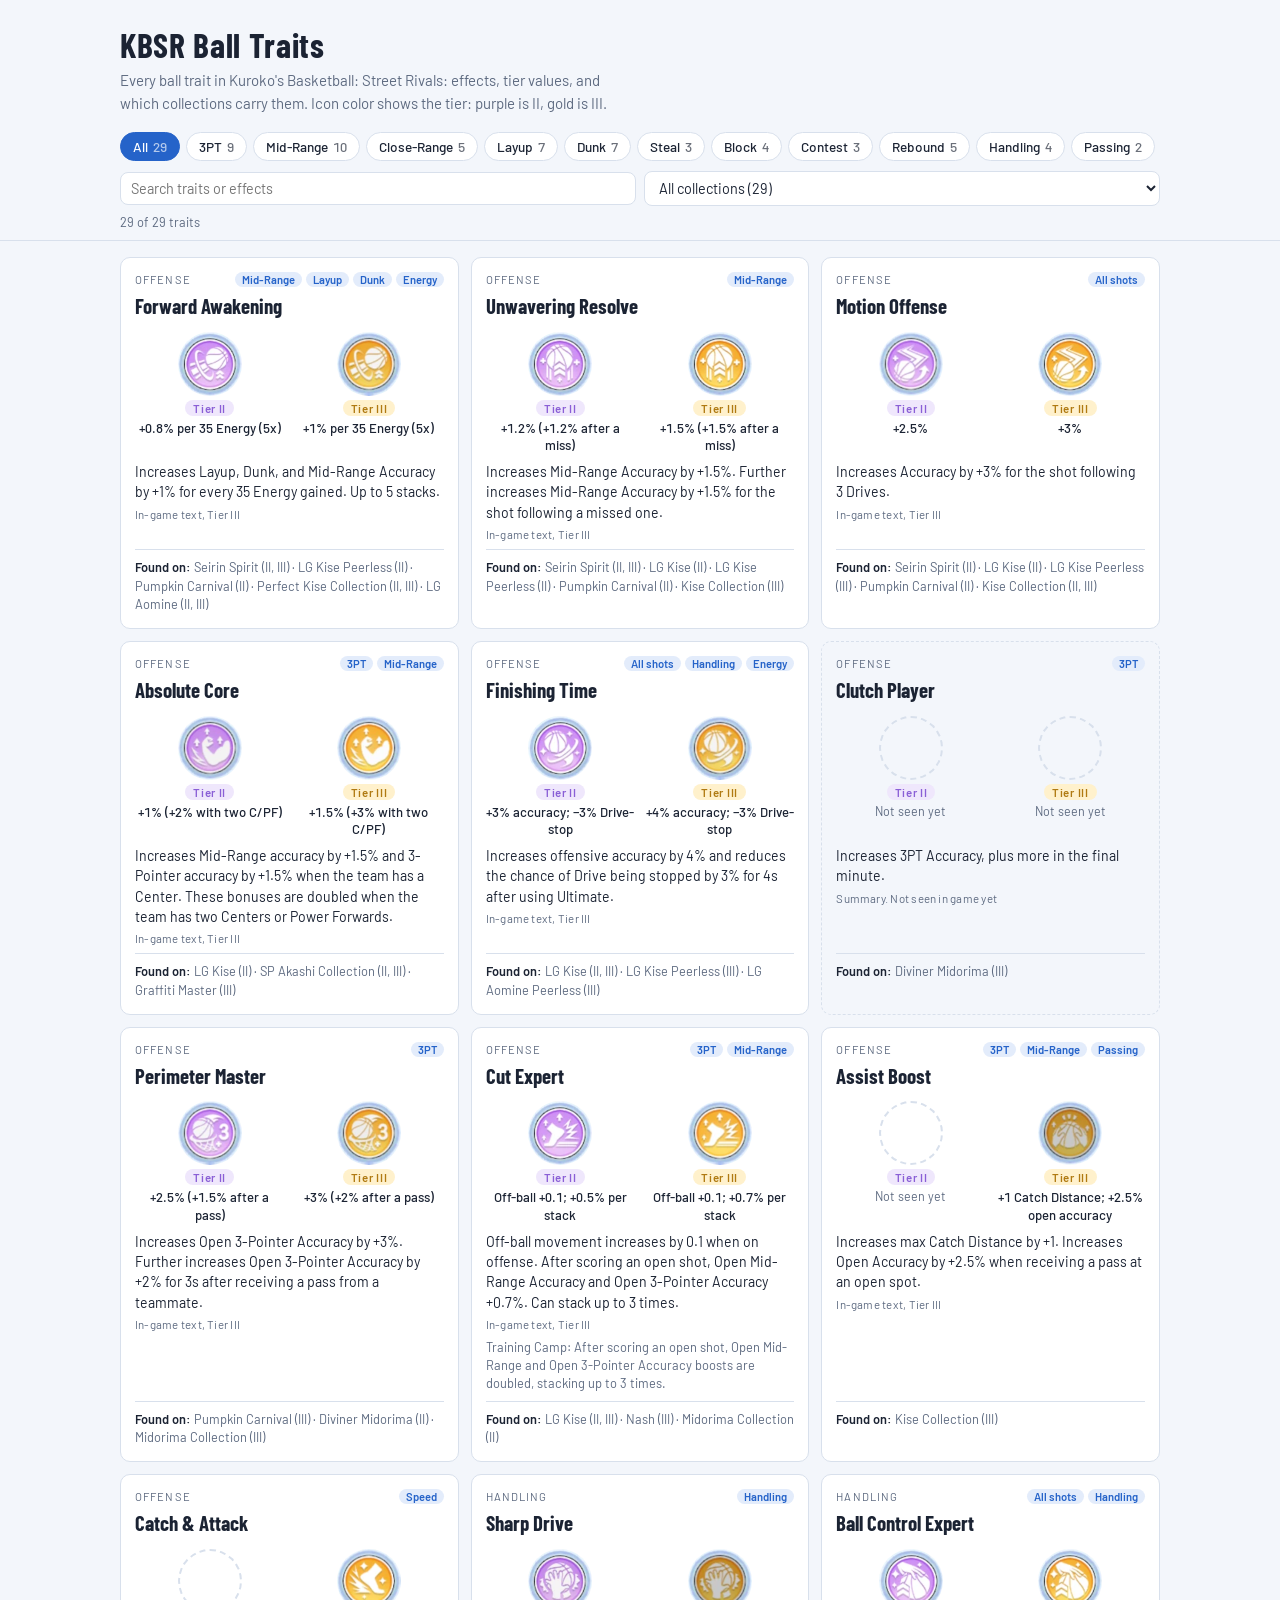
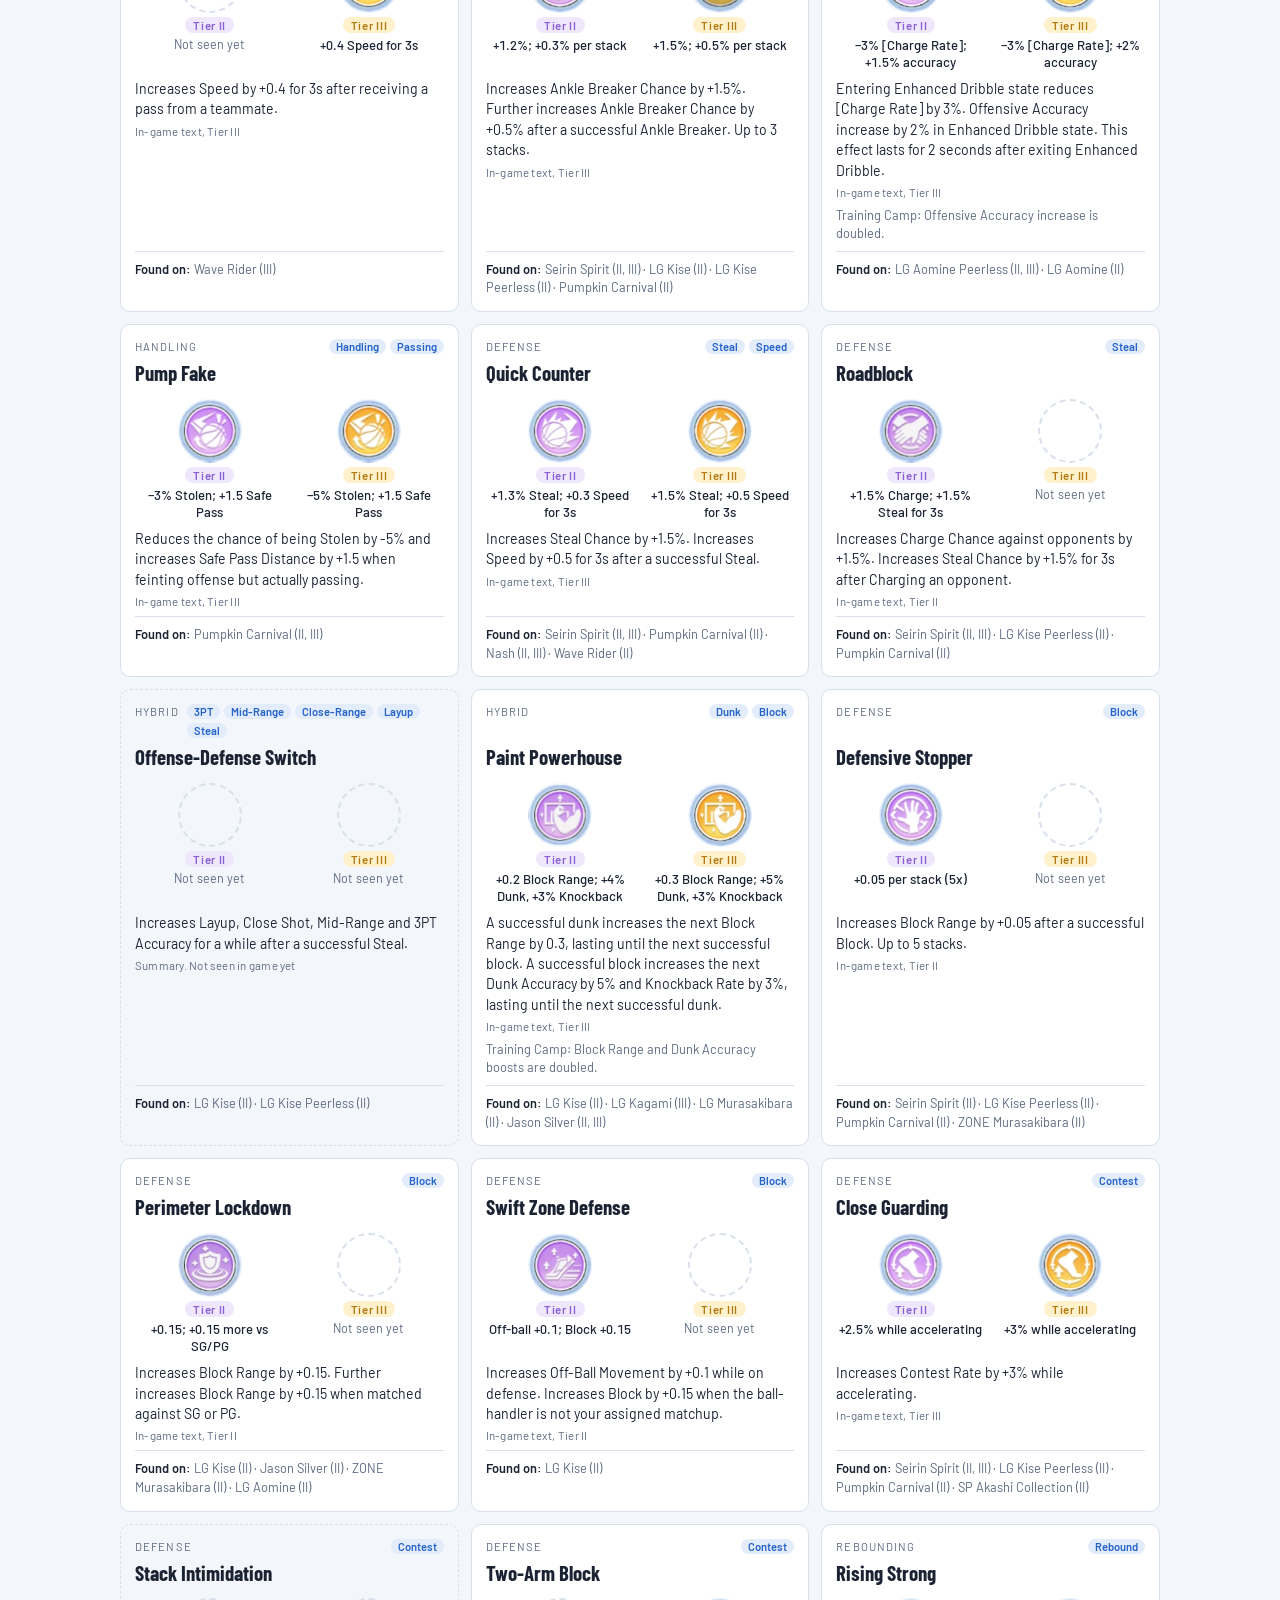
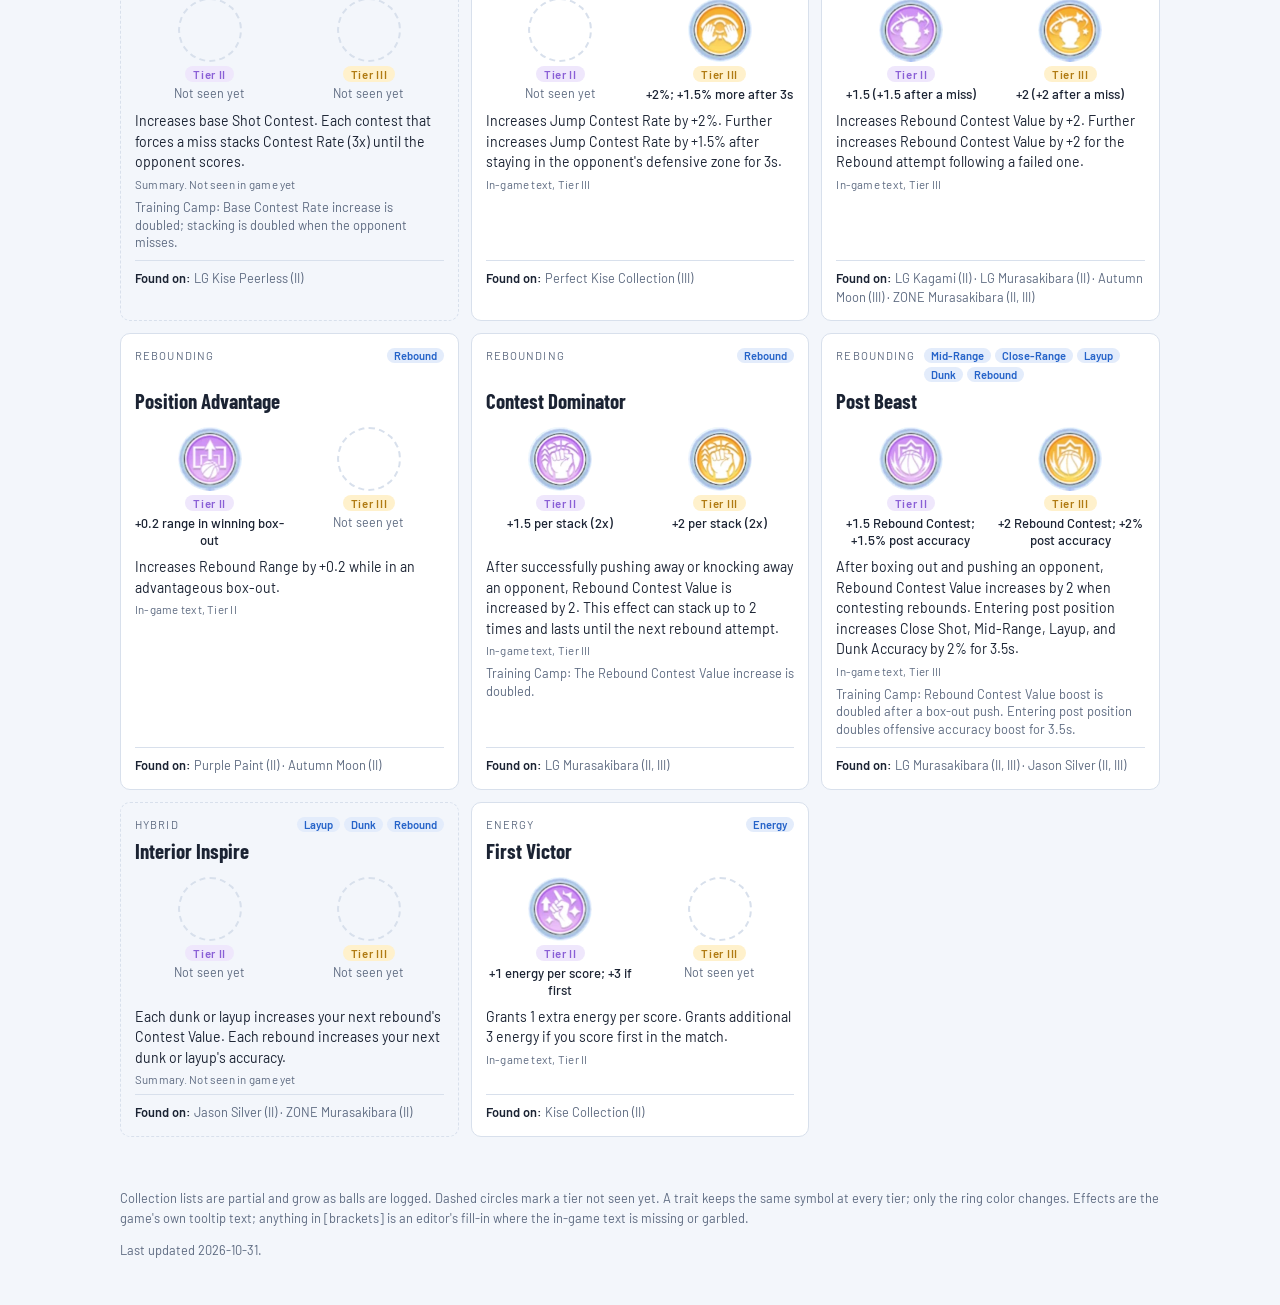
<file: index.html>
<!doctype html>
<html lang="en">
<head>
<meta charset="utf-8">
<meta name="viewport" content="width=device-width, initial-scale=1, viewport-fit=cover">
<title>KBSR Ball Traits – Kuroko's Basketball: Street Rivals</title>
<meta name="description" content="Every ball trait in Kuroko's Basketball: Street Rivals: effects, tier values, and which collections carry them.">
<link rel="stylesheet" href="https://fonts.googleapis.com/css2?family=Barlow+Condensed:wght@600;700&family=Barlow:wght@400;500;600&display=swap">
<link rel="icon" href="images/favicon.svg" type="image/svg+xml">
<link rel="icon" href="images/favicon-32.png" sizes="32x32" type="image/png">
<link rel="apple-touch-icon" href="images/apple-touch-icon.png">
<link rel="stylesheet" href="css/styles.css">
</head>
<body>


<header class="pad"><div class="wrap">
  <h1>KBSR Ball Traits</h1>
  <p class="sub">Every ball trait in Kuroko's Basketball: Street Rivals: effects, tier values, and which collections carry them. Icon color shows the tier: purple is II, gold is III.</p>
</div></header>

<div class="bar pad"><div class="wrap">
  <div class="chips" id="tags" role="group" aria-label="Filter by objective"></div>
  <div class="row">
    <input id="q" type="search" placeholder="Search traits or effects" aria-label="Search traits">
    <select id="col" aria-label="Filter by collection"><option value="">All collections</option></select>
  </div>
  <div class="count" id="count" aria-live="polite">Loading traits…</div>
</div></div>

<main class="pad"><div class="wrap">
  <div class="grid" id="grid"></div>
  <p class="empty" id="empty" hidden>No traits match these filters.</p>
</div></main>

<footer class="pad"><div class="wrap">
  <p>Collection lists are partial and grow as balls are logged. Dashed circles mark a tier not seen yet. A trait keeps the same symbol at every tier; only the ring color changes. Effects are the game's own tooltip text; anything in [brackets] is an editor's fill-in where the in-game text is missing or garbled.</p>
  <p id="updated"></p>
</div></footer>

<script src="js/app.js"></script>

<script data-goatcounter="https://kbsrlab.goatcounter.com/count" async src="js/vendor/count.js"></script>
</body>
</html>
</file>
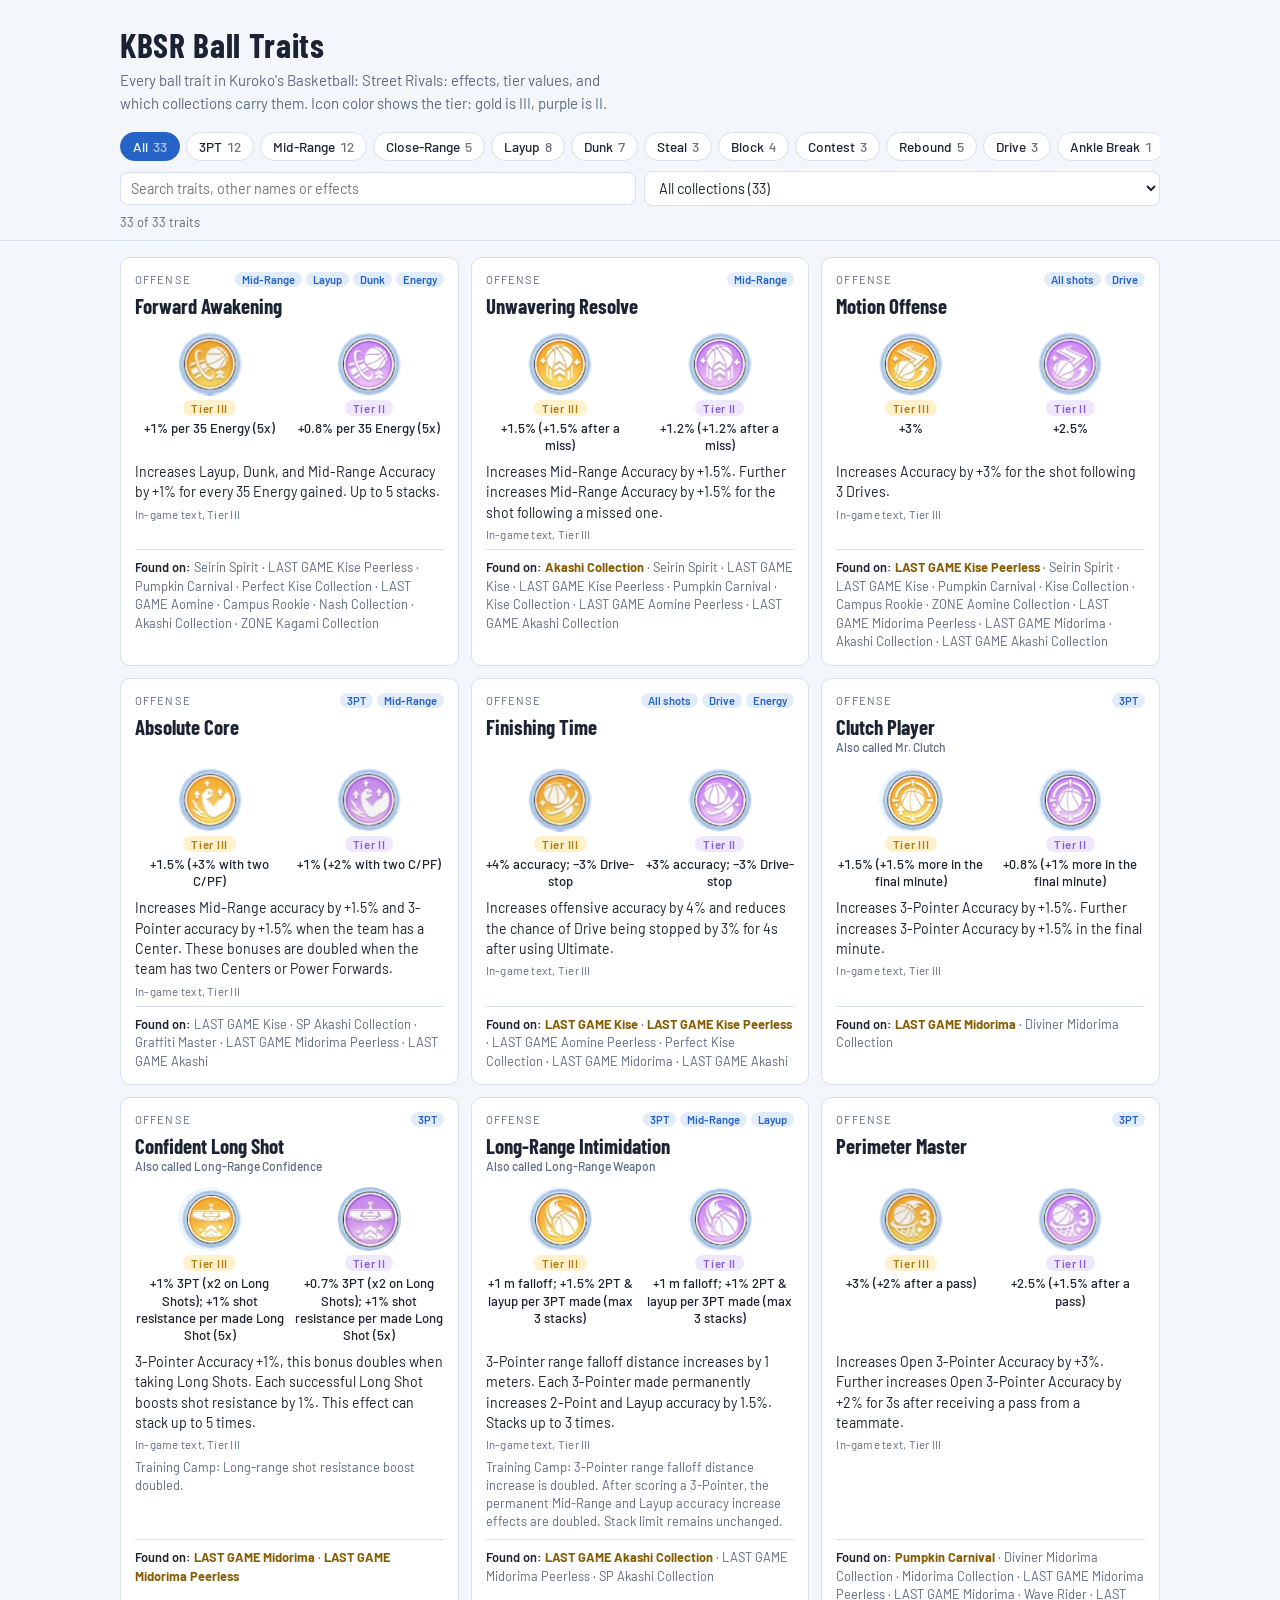
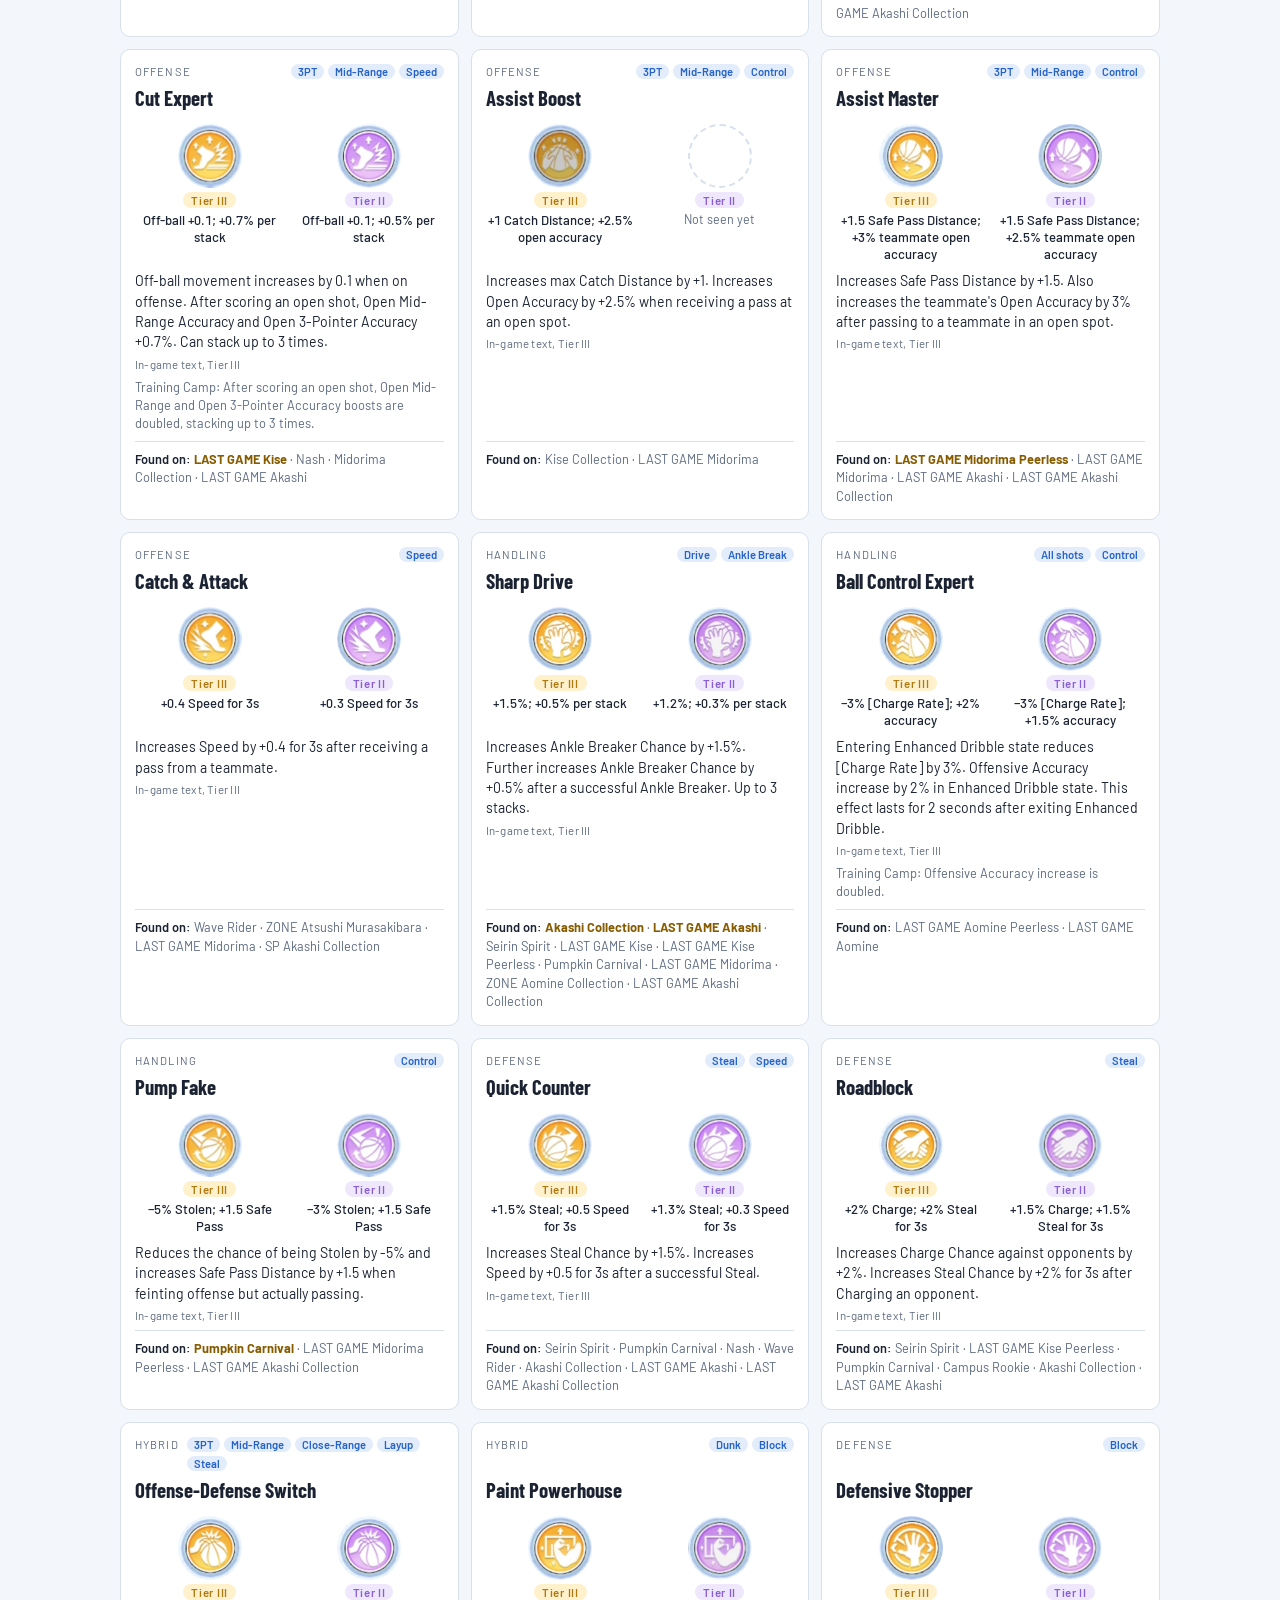
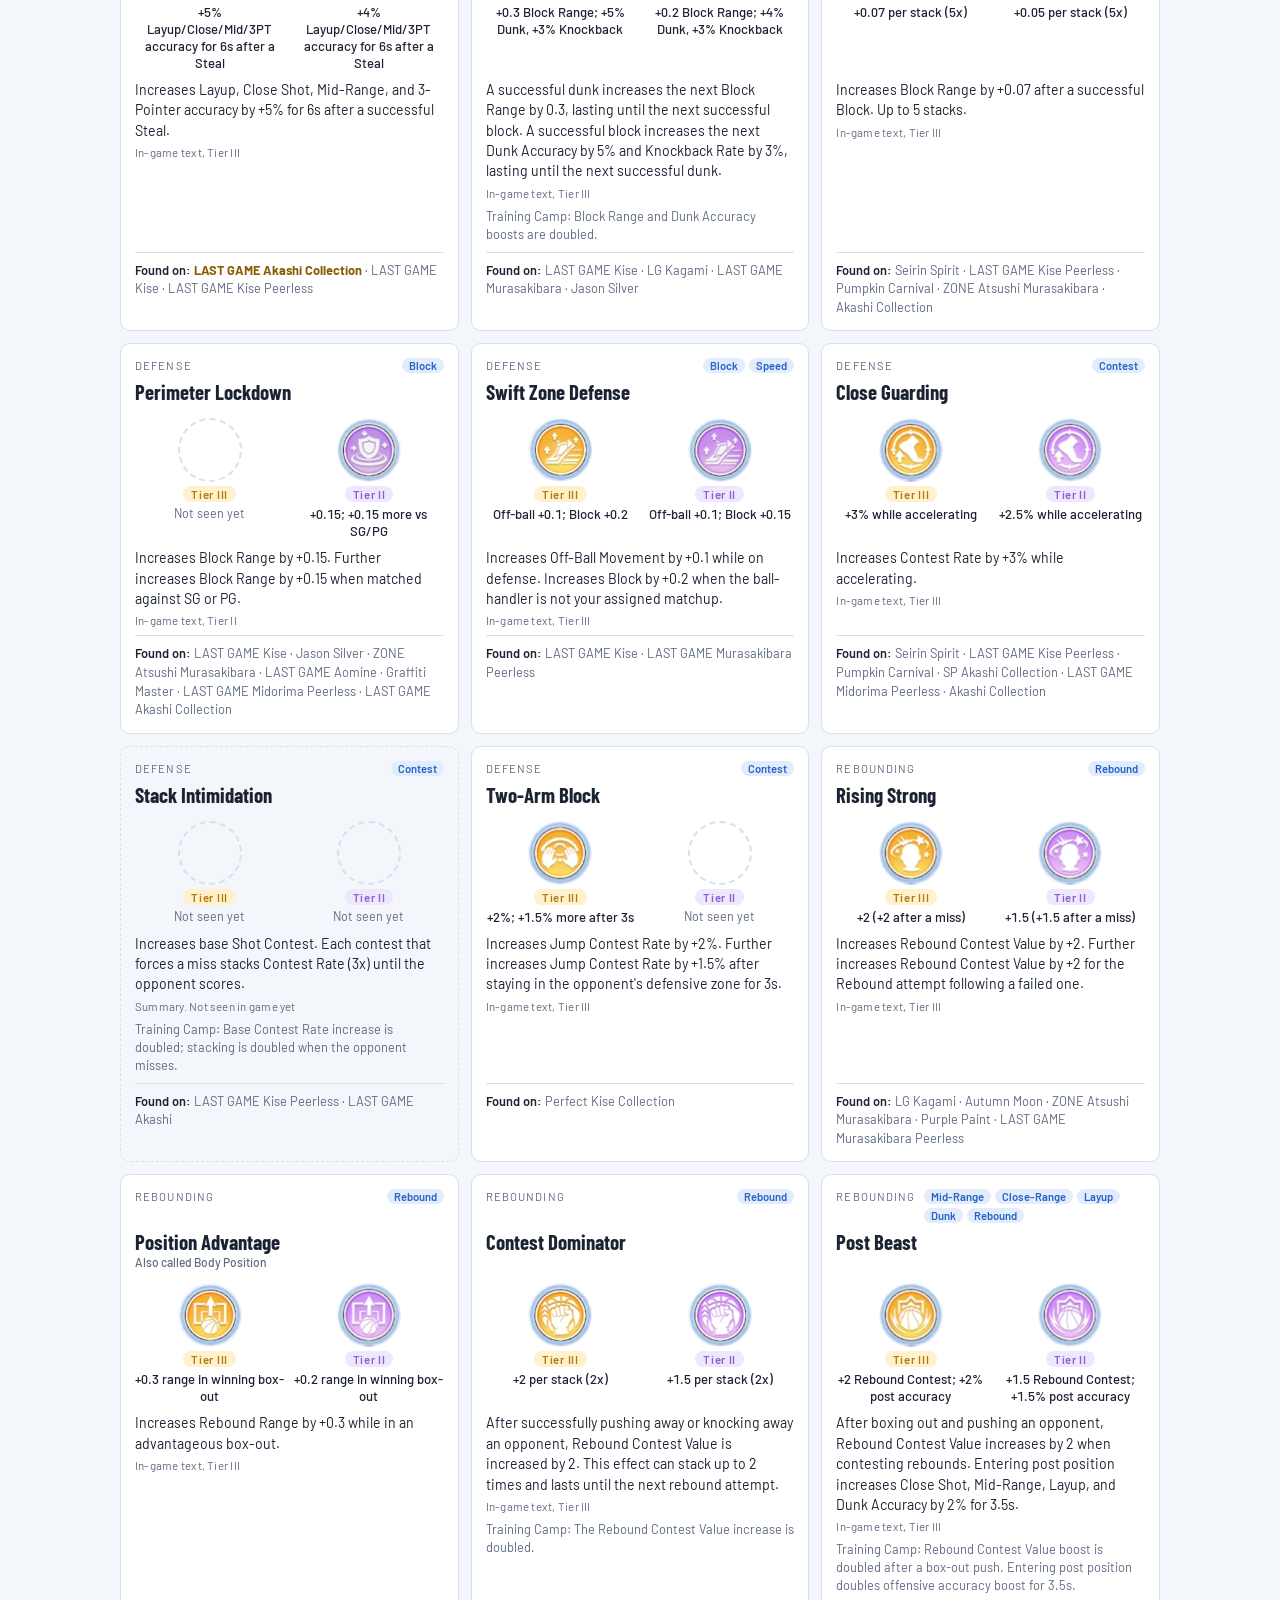
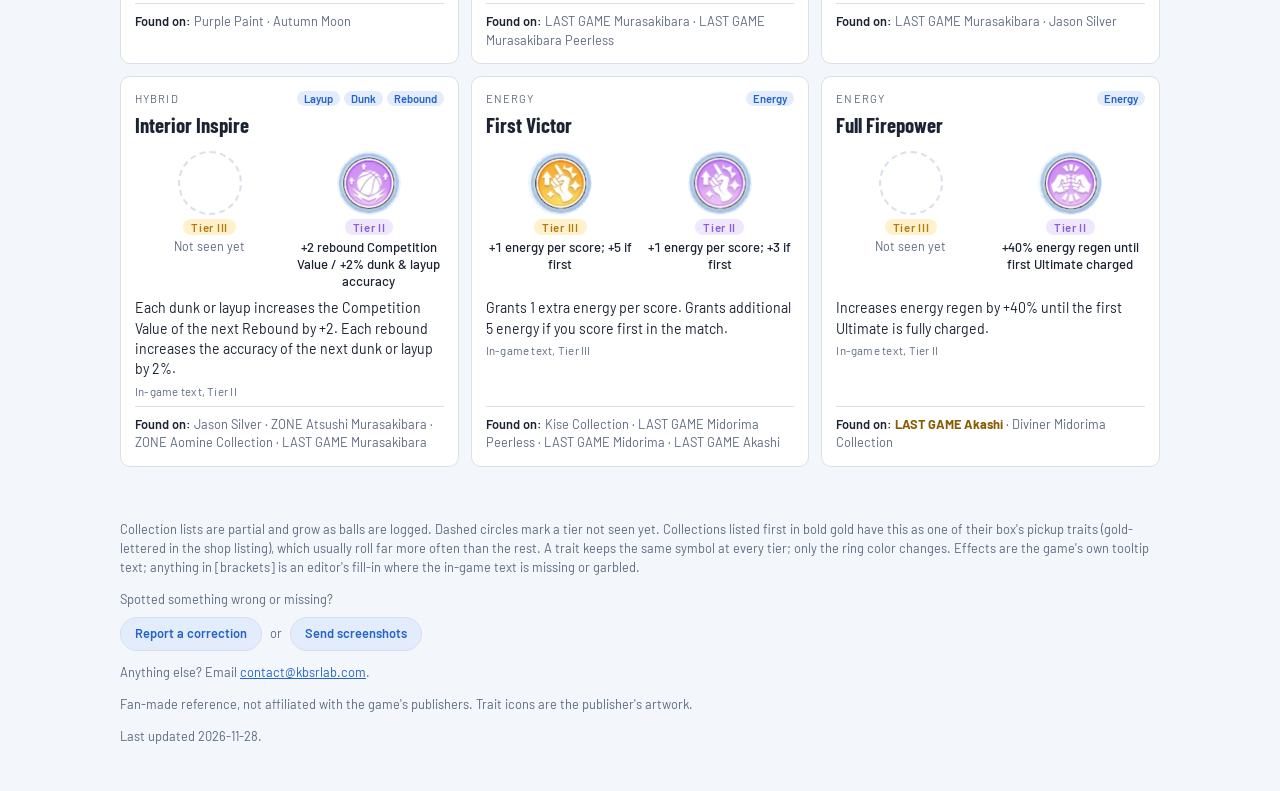
<file: site/index.html>
<!doctype html>
<html lang="en">
<head>
<meta charset="utf-8">
<meta name="viewport" content="width=device-width, initial-scale=1, viewport-fit=cover">
<title>KBSR Ball Traits – Kuroko's Basketball: Street Rivals</title>
<meta name="description" content="Every ball trait in Kuroko's Basketball: Street Rivals: effects, tier values, and which collections carry them.">
<link rel="canonical" href="https://kbsrlab.com/">
<meta property="og:type" content="website">
<meta property="og:site_name" content="KBSR Lab">
<meta property="og:title" content="KBSR Ball Traits">
<meta property="og:description" content="Every ball trait in Kuroko's Basketball: Street Rivals: effects, tier values, and which collections carry them.">
<meta property="og:url" content="https://kbsrlab.com/">
<meta property="og:image" content="https://kbsrlab.com/images/apple-touch-icon.png">
<meta name="twitter:card" content="summary">
<meta name="theme-color" content="#2563c9">
<link rel="stylesheet" href="https://fonts.googleapis.com/css2?family=Barlow+Condensed:wght@600;700&family=Barlow:wght@400;500;600&display=swap">
<link rel="icon" href="images/favicon.svg" type="image/svg+xml">
<link rel="icon" href="images/favicon-32.png" sizes="32x32" type="image/png">
<link rel="apple-touch-icon" href="images/apple-touch-icon.png">
<link rel="stylesheet" href="css/styles.css?v=2ba80551">
</head>
<body>


<header class="pad"><div class="wrap">
    <h1>KBSR Ball Traits</h1>
    <p class="sub">Every ball trait in Kuroko's Basketball: Street Rivals: effects, tier values, and which collections carry them. Icon color shows the tier: gold is III, purple is II.</p>
</div></header>

<div class="bar pad"><div class="wrap">
    <div class="chips" id="tags" role="group" aria-label="Filter by objective"></div>
    <div class="row">
        <input id="q" type="search" placeholder="Search traits, other names or effects" aria-label="Search traits">
        <select id="col" aria-label="Filter by collection"><option value="">All collections</option></select>
    </div>
    <div class="count" id="count" aria-live="polite">Loading traits…</div>
</div></div>

<main class="pad"><div class="wrap">
    <div class="grid" id="grid"></div>
    <p class="empty" id="empty" hidden>No traits match these filters.</p>
</div></main>

<footer class="pad"><div class="wrap">
    <p>Collection lists are partial and grow as balls are logged. Dashed circles mark a tier not seen yet. Collections listed first in bold gold have this as one of their box's pickup traits (gold-lettered in the shop listing), which usually roll far more often than the rest. A trait keeps the same symbol at every tier; only the ring color changes. Effects are the game's own tooltip text; anything in [brackets] is an editor's fill-in where the in-game text is missing or garbled.</p>
    <p class="contrib"><span class="contrib-lead">Spotted something wrong or missing?</span>
        <a class="contrib-link" href="https://docs.google.com/forms/d/e/1FAIpQLScez4vCQPGyj1NFshNoJgY1Z0NA7nBTEA0qNP-B2AhR3uqCTg/viewform" target="_blank" rel="noopener" data-goatcounter-click="contrib-correction">Report a correction</a>
        <span>or</span>
        <a class="contrib-link" href="https://docs.google.com/forms/d/e/1FAIpQLSe9k9yQdE5sxyc-nC0oh2hfwsywZStgOD6FAkwi7yAzL5Pg2Q/viewform" target="_blank" rel="noopener" data-goatcounter-click="contrib-screenshots">Send screenshots</a>
    </p>
    <!-- Cloudflare Email Obfuscation rewrites emails to "[email protected]" and its decoder script does not run under our CSP; email_off opts this line out. -->
    <!--email_off--><p>Anything else? Email <a href="mailto:contact@kbsrlab.com" data-goatcounter-click="contrib-email">contact@kbsrlab.com</a>.</p><!--/email_off-->
    <p>Fan-made reference, not affiliated with the game's publishers. Trait icons are the publisher's artwork.</p>
    <p id="updated"></p>
</div></footer>

<script src="js/app.js?v=8a7dbf9e"></script>

<script data-goatcounter="https://kbsrlab.goatcounter.com/count" async src="js/vendor/count.js"></script>
</body>
</html>
</file>
<file: css/styles.css>
/* Layout: header, sticky filter bar, then a wrapping grid of trait cards */
:root{
  --bg:#f3f6fb; --surface:#ffffff; --fg:#1b2333; --muted:#5d6a80; --line:#d8e0ec; --accent:#2563c9; --accent-bg:#e3ecfb;
  --t2:#8a5fd6; --t2-bg:#efe7fc; --t3:#b07a12; --t3-bg:#fff1cc;
  --display:"Barlow Condensed","Arial Narrow",sans-serif; --body:"Barlow",system-ui,sans-serif;
}
@media (prefers-color-scheme:dark){:root:not([data-theme="light"]){
  --bg:#0f1420; --surface:#182031; --fg:#e7ecf5; --muted:#97a3b8; --line:#2a3550; --accent:#7aa7f5; --accent-bg:#1d2b47;
  --t2:#c3a6ff; --t2-bg:#2e2448; --t3:#f2c45a; --t3-bg:#3a2f12; color-scheme:dark}}
:root[data-theme="dark"]{
  --bg:#0f1420; --surface:#182031; --fg:#e7ecf5; --muted:#97a3b8; --line:#2a3550; --accent:#7aa7f5; --accent-bg:#1d2b47;
  --t2:#c3a6ff; --t2-bg:#2e2448; --t3:#f2c45a; --t3-bg:#3a2f12; color-scheme:dark}
body{background:var(--bg);color:var(--fg);font-family:var(--body);font-size:15px;margin:0}
body::before{content:"";position:fixed;inset:0 0 auto;height:env(safe-area-inset-top,0px);z-index:10;background:var(--bg)}
.pad{padding-left:max(16px,env(safe-area-inset-left,0px));padding-right:max(16px,env(safe-area-inset-right,0px))}
.wrap{max-width:1040px;margin:0 auto}
header{padding-block:24px 8px}
h1{font-family:var(--display);font-weight:700;font-size:2.1rem;letter-spacing:.02em;margin:0;text-wrap:balance}
.sub{color:var(--muted);margin:4px 0 0;max-width:64ch;line-height:1.5}
.bar{position:sticky;top:env(safe-area-inset-top,0px);z-index:5;background:var(--bg);border-bottom:1px solid var(--line);padding-block:10px}
.bar .wrap{display:flex;flex-direction:column;gap:8px}
.row{display:flex;gap:8px;flex-wrap:wrap;align-items:center}
.chips{display:flex;gap:6px;overflow-x:auto;padding-bottom:2px;scrollbar-width:none}
.chips::-webkit-scrollbar{display:none}
.chip{flex:none;font:500 .85rem var(--body);padding:5px 12px;border-radius:999px;border:1px solid var(--line);background:var(--surface);color:var(--fg);cursor:pointer}
.chip[aria-pressed="true"]{background:var(--accent);border-color:var(--accent);color:var(--surface)}
.chip .n{font-variant-numeric:tabular-nums;opacity:.65;margin-left:2px}
.chip.zero:not([aria-pressed="true"]){opacity:.45}
.chip:focus-visible,select:focus-visible,input:focus-visible{outline:2px solid var(--accent);outline-offset:2px}
input,select{font:400 .9rem var(--body);padding:7px 10px;border-radius:8px;border:1px solid var(--line);background:var(--surface);color:var(--fg);min-width:0}
input{flex:1 1 180px} select{flex:1 1 180px}
.count{font-size:.8rem;color:var(--muted)}
main{padding-block:16px 40px}
.grid{display:grid;grid-template-columns:repeat(auto-fill,minmax(290px,1fr));gap:12px}
.card{background:var(--surface);border:1px solid var(--line);border-radius:10px;padding:14px;display:flex;flex-direction:column;gap:8px;min-width:0}
.body{display:flex;flex-direction:column;gap:8px}
/* Cards in the same grid row share row heights, so icons and the "Found on" divider stay level across a row even when tags, names or effects wrap */
@supports (grid-template-rows:subgrid){.card{display:grid;grid-template-rows:subgrid;grid-row:span 5;row-gap:8px;align-content:start}}
.card.missing{background:transparent;border-style:dashed}
.top{display:flex;justify-content:space-between;align-items:baseline;gap:8px}
.cat{font-size:.7rem;letter-spacing:.1em;text-transform:uppercase;color:var(--muted)}
.name{font-family:var(--display);font-weight:700;font-size:1.3rem;line-height:1.1}
.tags{display:flex;gap:4px;flex-wrap:wrap}
.tag{font-size:.7rem;font-weight:600;color:var(--accent);background:var(--accent-bg);padding:1px 7px;border-radius:999px}
.effect{font-size:.88rem;line-height:1.45;margin:0}
.camp{font-size:.8rem;color:var(--muted);line-height:1.4;margin:0}
.src{font-size:.72rem;color:var(--muted);letter-spacing:.02em;margin:-4px 0 0}
.vars{display:grid;grid-template-columns:1fr 1fr;gap:10px;padding-top:6px}
.var{display:flex;flex-direction:column;align-items:center;gap:4px;text-align:center;min-width:0}
.var img,.ph{width:64px;height:64px;border-radius:50%}
.ph{border:2px dashed var(--line);box-sizing:border-box}
.tier{font-size:.72rem;font-weight:600;letter-spacing:.06em;padding:1px 8px;border-radius:999px}
.tier.II{color:var(--t2);background:var(--t2-bg)} .tier.III{color:var(--t3);background:var(--t3-bg)}
.val{font-size:.82rem;font-weight:500;line-height:1.3;font-variant-numeric:tabular-nums}
.none{font-size:.78rem;color:var(--muted)}
.cols{font-size:.8rem;color:var(--muted);line-height:1.45;margin:0;border-top:1px solid var(--line);padding-top:8px}
.cols b{color:var(--fg);font-weight:600}
.cols mark{background:var(--accent-bg);color:var(--fg);border-radius:4px;padding:0 3px}
.empty{color:var(--muted);padding:24px 0}
footer{color:var(--muted);font-size:.8rem;line-height:1.5;padding-block:0 32px}
@media (prefers-reduced-motion:no-preference){.card{transition:border-color .15s}}
</file>
<file: site/css/styles.css>
/* Layout: header, sticky filter bar, then a wrapping grid of trait cards */
:root{
    --bg:#f3f6fb; --surface:#ffffff; --fg:#1b2333; --muted:#5d6a80; --line:#d8e0ec; --accent:#2563c9; --accent-bg:#e3ecfb;
    --t2:#8a5fd6; --t2-bg:#efe7fc; --t3:#b07a12; --t3-bg:#fff1cc; --pick:#875c00;
    --display:"Barlow Condensed","Arial Narrow",sans-serif; --body:"Barlow",system-ui,sans-serif;
}
@media (prefers-color-scheme:dark){:root:not([data-theme="light"]){
    --bg:#0f1420; --surface:#182031; --fg:#e7ecf5; --muted:#97a3b8; --line:#2a3550; --accent:#7aa7f5; --accent-bg:#1d2b47;
    --t2:#c3a6ff; --t2-bg:#2e2448; --t3:#f2c45a; --t3-bg:#3a2f12; --pick:#f2c45a; color-scheme:dark}}
:root[data-theme="dark"]{
    --bg:#0f1420; --surface:#182031; --fg:#e7ecf5; --muted:#97a3b8; --line:#2a3550; --accent:#7aa7f5; --accent-bg:#1d2b47;
    --t2:#c3a6ff; --t2-bg:#2e2448; --t3:#f2c45a; --t3-bg:#3a2f12; --pick:#f2c45a; color-scheme:dark}
body{background:var(--bg);color:var(--fg);font-family:var(--body);font-size:15px;margin:0}
body::before{content:"";position:fixed;inset:0 0 auto;height:env(safe-area-inset-top,0px);z-index:10;background:var(--bg)}
.pad{padding-left:max(16px,env(safe-area-inset-left,0px));padding-right:max(16px,env(safe-area-inset-right,0px))}
.wrap{max-width:1040px;margin:0 auto}
header{padding-block:24px 8px}
h1{font-family:var(--display);font-weight:700;font-size:2.1rem;letter-spacing:.02em;margin:0;text-wrap:balance}
.sub{color:var(--muted);margin:4px 0 0;max-width:64ch;line-height:1.5}
.bar{position:sticky;top:env(safe-area-inset-top,0px);z-index:5;background:var(--bg);border-bottom:1px solid var(--line);padding-block:10px}
.bar .wrap{display:flex;flex-direction:column;gap:8px}
.row{display:flex;gap:8px;flex-wrap:wrap;align-items:center}
.chips{display:flex;gap:6px;overflow-x:auto;padding-bottom:2px;scrollbar-width:none}
.chips::-webkit-scrollbar{display:none}
.chip{flex:none;font:500 .85rem var(--body);padding:5px 12px;border-radius:999px;border:1px solid var(--line);background:var(--surface);color:var(--fg);cursor:pointer}
.chip[aria-pressed="true"]{background:var(--accent);border-color:var(--accent);color:var(--surface)}
.chip .n{font-variant-numeric:tabular-nums;opacity:.65;margin-left:2px}
.chip.zero:not([aria-pressed="true"]){opacity:.45}
.chip:focus-visible,select:focus-visible,input:focus-visible{outline:2px solid var(--accent);outline-offset:2px}
input,select{font:400 .9rem var(--body);padding:7px 10px;border-radius:8px;border:1px solid var(--line);background:var(--surface);color:var(--fg);min-width:0}
input{flex:1 1 180px} select{flex:1 1 180px}
.count{font-size:.8rem;color:var(--muted)}
main{padding-block:16px 40px}
.grid{display:grid;grid-template-columns:repeat(auto-fill,minmax(290px,1fr));gap:12px}
.card{background:var(--surface);border:1px solid var(--line);border-radius:10px;padding:14px;display:flex;flex-direction:column;gap:8px;min-width:0}
.body{display:flex;flex-direction:column;gap:8px}
/* Cards in the same grid row share row heights, so icons and the "Found on" divider stay level across a row even when tags, names or effects wrap */
@supports (grid-template-rows:subgrid){.card{display:grid;grid-template-rows:subgrid;grid-row:span 5;row-gap:8px;align-content:start}}
.card.missing{background:transparent;border-style:dashed}
.top{display:flex;justify-content:space-between;align-items:baseline;gap:8px}
.cat{font-size:.7rem;letter-spacing:.1em;text-transform:uppercase;color:var(--muted)}
.name{font-family:var(--display);font-weight:700;font-size:1.3rem;line-height:1.1}
.tags{display:flex;gap:4px;flex-wrap:wrap}
.tag{font-size:.7rem;font-weight:600;color:var(--accent);background:var(--accent-bg);padding:1px 7px;border-radius:999px}
.effect{font-size:.88rem;line-height:1.45;margin:0}
.camp{font-size:.8rem;color:var(--muted);line-height:1.4;margin:0}
.src{font-size:.72rem;color:var(--muted);letter-spacing:.02em;margin:-4px 0 0}
.vars{display:grid;grid-template-columns:1fr 1fr;gap:10px;padding-top:6px}
.var{display:flex;flex-direction:column;align-items:center;gap:4px;text-align:center;min-width:0}
.var img,.ph{width:64px;height:64px;border-radius:50%}
.ph{border:2px dashed var(--line);box-sizing:border-box}
.tier{font-size:.72rem;font-weight:600;letter-spacing:.06em;padding:1px 8px;border-radius:999px}
.tier.II{color:var(--t2);background:var(--t2-bg)} .tier.III{color:var(--t3);background:var(--t3-bg)}
.val{font-size:.82rem;font-weight:500;line-height:1.3;font-variant-numeric:tabular-nums}
.none{font-size:.78rem;color:var(--muted)}
.cols{font-size:.8rem;color:var(--muted);line-height:1.45;margin:0;border-top:1px solid var(--line);padding-top:8px}
.cols b{color:var(--fg);font-weight:600}
.cols mark{background:var(--accent-bg);color:var(--fg);border-radius:4px;padding:0 3px}
.cols .pick{color:var(--pick);font-weight:700;cursor:help}
.cols .pick mark{color:inherit}
.sr-only{position:absolute;width:1px;height:1px;margin:-1px;padding:0;overflow:hidden;clip:rect(0 0 0 0);white-space:nowrap;border:0}
.aka{display:block;font-family:var(--body);font-weight:500;font-size:.75rem;color:var(--muted);margin-top:2px}
.empty{color:var(--muted);padding:24px 0}
footer{color:var(--muted);font-size:.8rem;line-height:1.5;padding-block:0 32px}
footer a{color:var(--accent)}
.contrib{display:flex;flex-wrap:wrap;align-items:center;gap:8px;margin-block:12px}
.contrib-lead{flex-basis:100%}
.contrib-link{display:inline-block;font-weight:600;color:var(--accent);background:var(--accent-bg);border:1px solid var(--line);border-radius:999px;padding:6px 14px;text-decoration:none}
.contrib-link:hover{border-color:var(--accent)}
.contrib-link:focus-visible{outline:2px solid var(--accent);outline-offset:2px}
@media (prefers-reduced-motion:no-preference){.card{transition:border-color .15s}}
</file>
